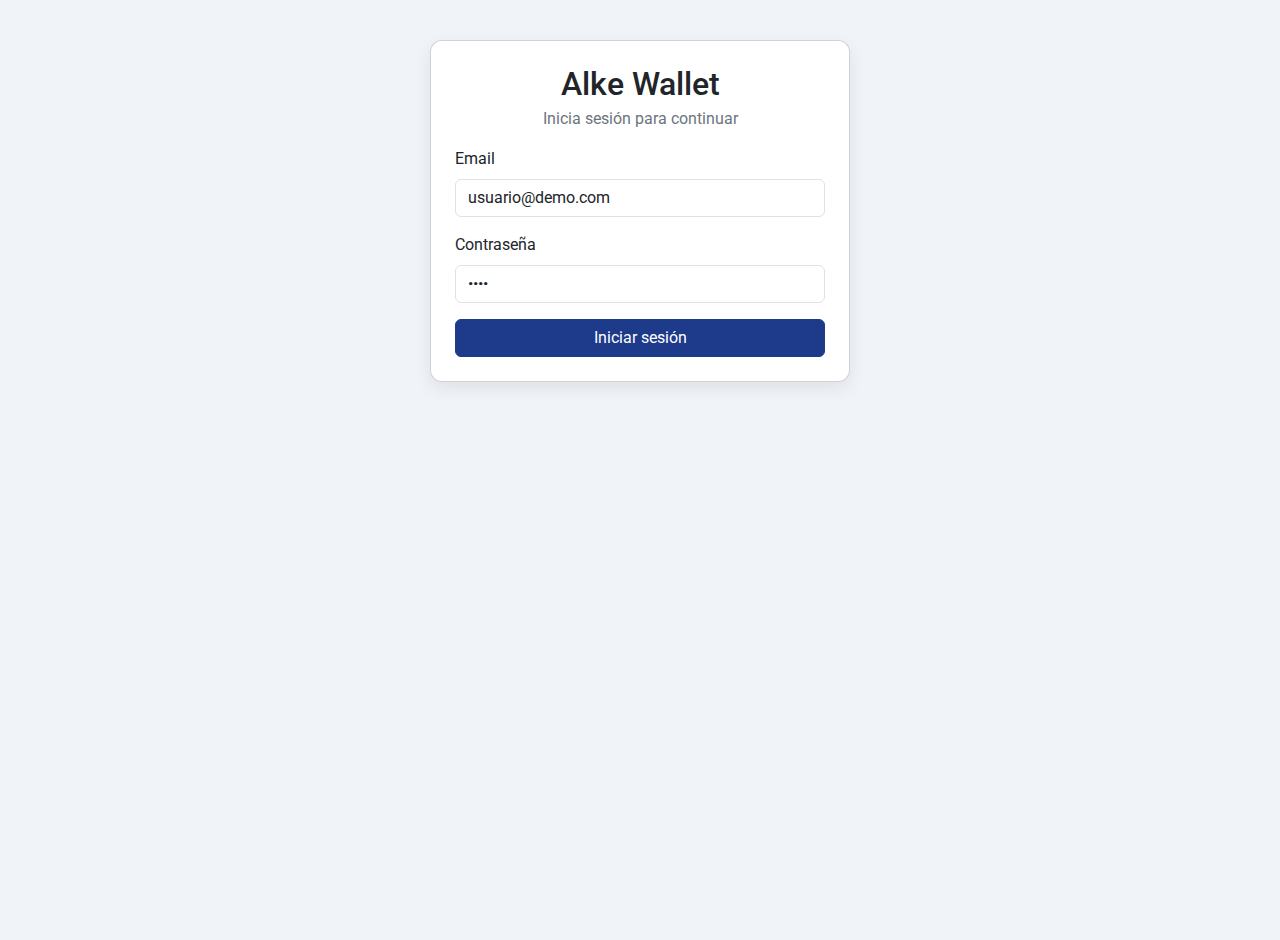
<file: index.html>
<!DOCTYPE html>
<html lang="es">
<head>
    <meta charset="UTF-8">
    <meta name="viewport" content="width=device-width, initial-scale=1.0">
    <title>Alke Wallet</title>
    <link rel="stylesheet" href="https://cdn.jsdelivr.net/npm/bootstrap@5.3.2/dist/css/bootstrap.min.css">
    <link rel="stylesheet" href="css/style.css">
    <link href="https://fonts.googleapis.com/css2?family=Roboto:wght@400;700&display=swap" rel="stylesheet">

</head>

<body>
    <script>
     window.location.href = "login.html";
    </script>
</body>

<script src="https://code.jquery.com/jquery-3.7.1.min.js"></script>
<script src="https://cdn.jsdelivr.net/npm/bootstrap@5.3.2/dist/js/bootstrap.bundle.min.js"></script>
<script src="js/app.js"></script>
</html>
</file>
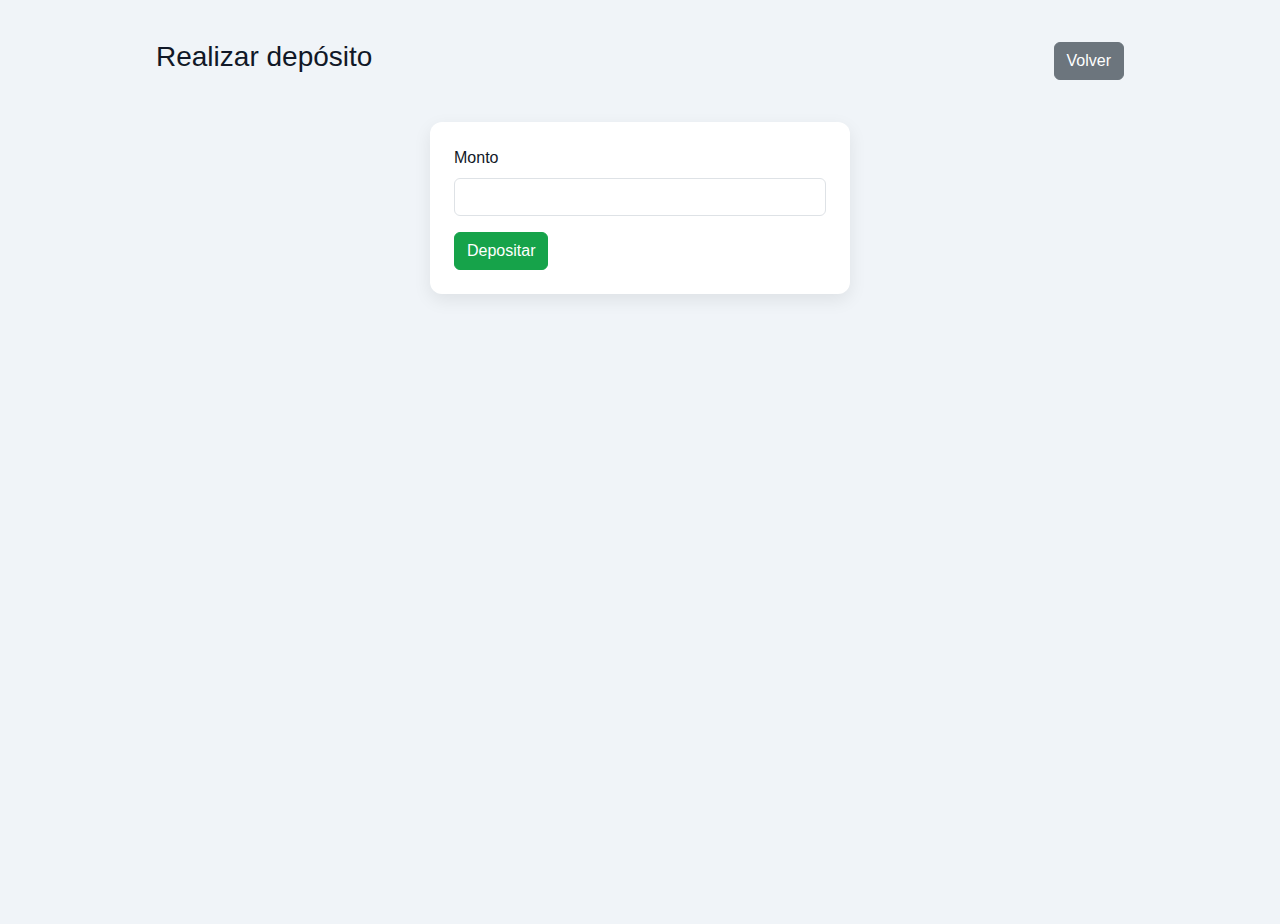
<file: deposit.html>
<!doctype html>
<html lang="es">
<head>
  <meta charset="utf-8">
  <meta name="viewport" content="width=device-width,initial-scale=1">
  <title>Alke Wallet — Depositar</title>
  <link href="https://cdn.jsdelivr.net/npm/bootstrap@5.3.2/dist/css/bootstrap.min.css" rel="stylesheet">
  <link rel="stylesheet" href="css/style.css">
  <link rel="stylesheet" href="https://cdn.jsdelivr.net/npm/bootstrap-icons@1.10.5/font/bootstrap-icons.css">

</head>
<body>
  <div class="container-main">
    <div class="header-row">
      <h3>Realizar depósito</h3>
      <div>
        <a href="menu.html" class="btn btn-secondary">Volver</a>
      </div>
    </div>

    <div class="form-card p-4">
      <form id="deposit-form">
        <div class="mb-3">
          <label class="form-label">Monto</label>
          <input id="montoDeposito" type="number" class="form-control" min="1" required>
        </div>
        <button class="btn btn-success" type="submit">Depositar</button>
      </form>
    </div>
  </div>

  <div id="popup" class="popup"></div>

  <script src="https://code.jquery.com/jquery-3.7.1.min.js"></script>
  <script src="https://cdn.jsdelivr.net/npm/bootstrap@5.3.2/dist/js/bootstrap.bundle.min.js"></script>
  <script src="js/app.js"></script>
</body>
</html>
</file>
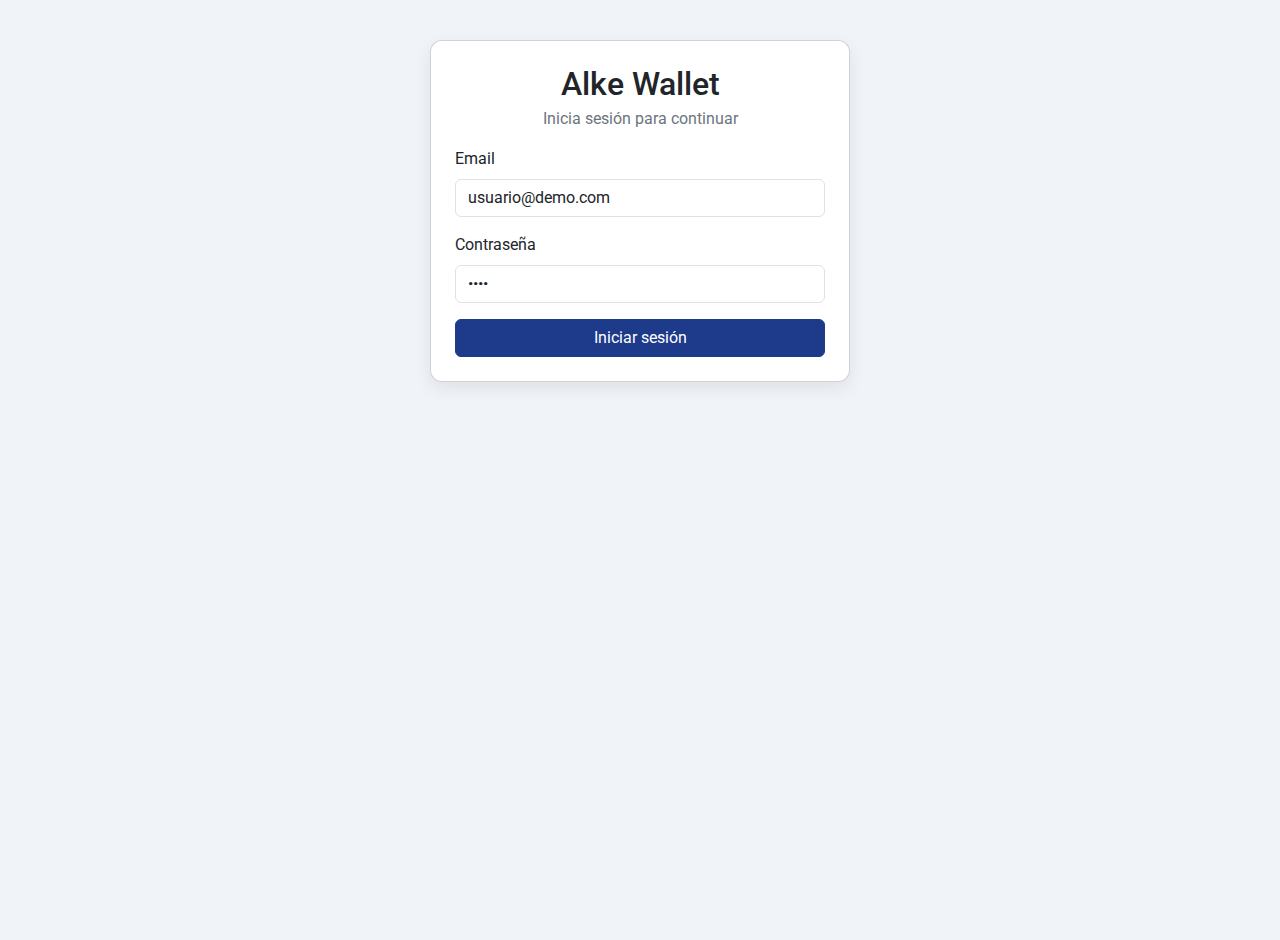
<file: login.html>
<!doctype html>
<html lang="es">
<head>
  <meta charset="utf-8">
  <meta name="viewport" content="width=device-width,initial-scale=1">
  <title>Alke Wallet — Login</title>
  <link href="https://cdn.jsdelivr.net/npm/bootstrap@5.3.2/dist/css/bootstrap.min.css" rel="stylesheet">
  <link rel="stylesheet" href="css/style.css">
  <link href="https://fonts.googleapis.com/css2?family=Roboto:wght@400;700&display=swap" rel="stylesheet">
  <link rel="stylesheet" href="https://cdn.jsdelivr.net/npm/bootstrap-icons@1.10.5/font/bootstrap-icons.css">

</head>
<body>
  <div class="login-container card p-4">
    <h2 class="text-center mb-1">Alke Wallet</h2>
    <p class="text-center text-secondary mb-3">Inicia sesión para continuar</p>
    <form id="login-form" autocomplete="off">
      <div class="mb-3">
        <label class="form-label">Email</label>
        <input id="email" type="email" class="form-control" required value="usuario@demo.com">
      </div>
      <div class="mb-3">
        <label class="form-label">Contraseña</label>
        <input id="password" type="password" class="form-control" required value="1234">
      </div>
      <button class="btn btn-primary w-100" type="submit">Iniciar sesión</button>
    </form>
  </div>

  <div id="popup" class="popup"></div>

  <script src="https://code.jquery.com/jquery-3.7.1.min.js"></script>
  <script src="https://cdn.jsdelivr.net/npm/bootstrap@5.3.2/dist/js/bootstrap.bundle.min.js"></script>
  <script src="js/app.js"></script>
</body>
</html>
</file>
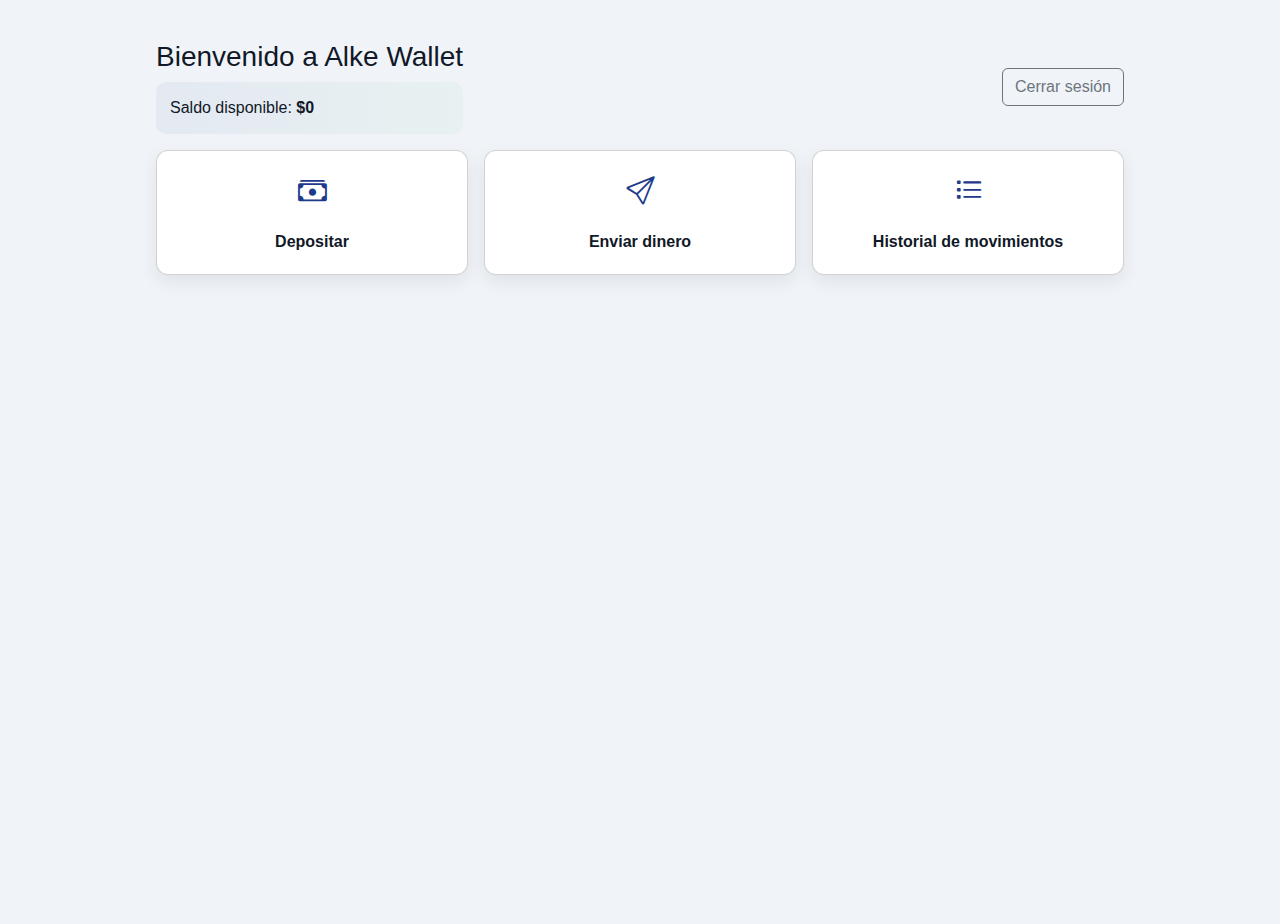
<file: menu.html>
<!doctype html>
<html lang="es">
<head>
  <meta charset="utf-8">
  <meta name="viewport" content="width=device-width,initial-scale=1">
  <title>Alke Wallet — Menú</title>
  <link href="https://cdn.jsdelivr.net/npm/bootstrap@5.3.2/dist/css/bootstrap.min.css" rel="stylesheet">
  <link rel="stylesheet" href="css/style.css">
  <link rel="stylesheet" href="https://cdn.jsdelivr.net/npm/bootstrap-icons@1.10.5/font/bootstrap-icons.css">

</head>
<body>
  <div class="container-main">
    <div class="header-row">
      <div>
        <h3>Bienvenido a Alke Wallet</h3>
        <div class="balance-box mt-2">
          Saldo disponible: <strong id="saldoActual">$0</strong>
        </div>
      </div>
      <div>
        <button id="btnLogout" class="btn btn-outline-secondary">Cerrar sesión</button>
      </div>
    </div>

    <div class="menu-grid">
      <div class="card menu-card" onclick="location.href='deposit.html'">
        <i class="bi bi-cash-stack"></i>
        <div class="menu-title">Depositar</div>
      </div>

      <div class="card menu-card" onclick="location.href='sendmoney.html'">
        <i class="bi bi-send"></i>
        <div class="menu-title">Enviar dinero</div>
      </div>

      <div class="card menu-card" onclick="location.href='transactions.html'">
        <i class="bi bi-list-task"></i>
        <div class="menu-title">Historial de movimientos</div>
      </div>
    </div>
  </div>

  <div id="popup" class="popup"></div>

  <script src="https://cdn.jsdelivr.net/npm/bootstrap-icons@1.10.5/font/bootstrap-icons.css"></script>
  <script src="https://code.jquery.com/jquery-3.7.1.min.js"></script>
  <script src="https://cdn.jsdelivr.net/npm/bootstrap@5.3.2/dist/js/bootstrap.bundle.min.js"></script>
  <script src="js/app.js"></script>
</body>
</html>
</file>
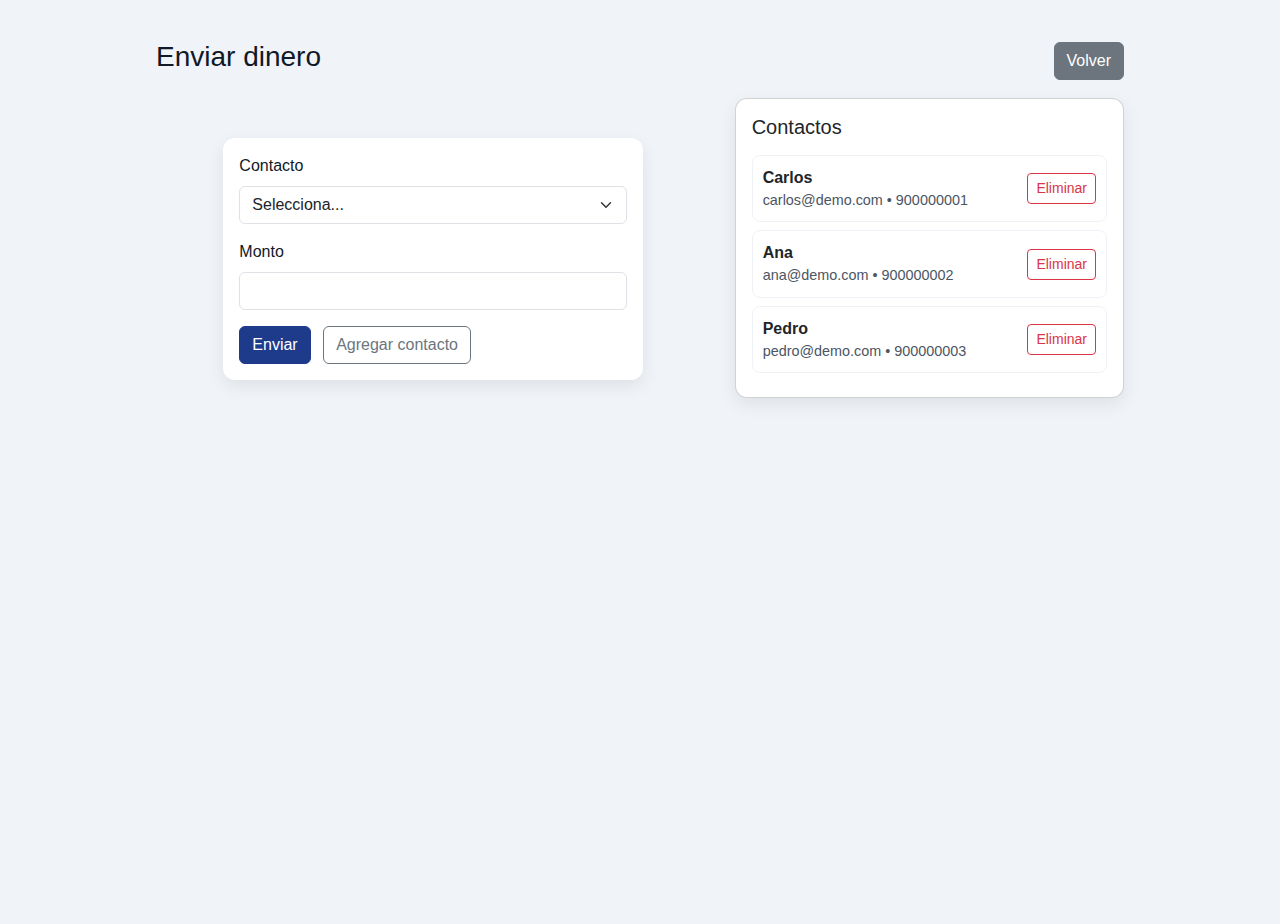
<file: sendmoney.html>
<!doctype html>
<html lang="es">
<head>
  <meta charset="utf-8">
  <meta name="viewport" content="width=device-width,initial-scale=1">
  <title>Alke Wallet — Enviar</title>
  <link href="https://cdn.jsdelivr.net/npm/bootstrap@5.3.2/dist/css/bootstrap.min.css" rel="stylesheet">
  <link rel="stylesheet" href="css/style.css">
  <link rel="stylesheet" href="https://cdn.jsdelivr.net/npm/bootstrap-icons@1.10.5/font/bootstrap-icons.css">

</head>
<body>
  <div class="container-main">
    <div class="header-row">
      <h3>Enviar dinero</h3>
      <div>
        <a href="menu.html" class="btn btn-secondary">Volver</a>
      </div>
    </div>

    <div class="row">
      <div class="col-md-7">
        <div class="form-card p-3">
          <form id="send-form">
            <div class="mb-3">
              <label class="form-label">Contacto</label>
              <select id="contacto" class="form-select" required></select>
            </div>
            <div class="mb-3">
              <label class="form-label">Monto</label>
              <input id="montoEnviar" type="number" class="form-control" min="1" required>
            </div>
            <button class="btn btn-primary" type="submit">Enviar</button>
            <button id="btnOpenAgregar" type="button" class="btn btn-outline-secondary ms-2">Agregar contacto</button>
          </form>
        </div>
      </div>

      <div class="col-md-5">
        <div class="card p-3">
          <h5>Contactos</h5>
          <ul id="listaContactos" class="contacts-list mt-2"></ul>
        </div>
      </div>
    </div>
  </div>

  <div id="popup" class="popup"></div>

  <div id="popupAgregar" class="popup-agregar" style="display:none;">
    <div style="display:flex;align-items:center;justify-content:space-between">
      <h5>Agregar contacto</h5>
      <button id="btnCerrarPopupAgregar" class="close-btn">✕</button>
    </div>
    <div id="paInner" style="margin-top:8px">
      <div class="mb-2">
        <label class="form-label">Nombre</label>
        <input id="nuevoNombre" class="form-control" />
      </div>
      <div class="mb-2">
        <label class="form-label">Email</label>
        <input id="nuevoEmail" class="form-control" />
      </div>
      <div class="mb-2">
        <label class="form-label">Teléfono</label>
        <input id="nuevoTelefono" class="form-control" />
      </div>
      <div style="text-align:right;margin-top:8px">
        <button id="btnGuardarContacto" class="btn btn-success">Guardar</button>
      </div>
    </div>
  </div>

  <script src="https://code.jquery.com/jquery-3.7.1.min.js"></script>
  <script src="https://cdn.jsdelivr.net/npm/bootstrap@5.3.2/dist/js/bootstrap.bundle.min.js"></script>
  <script src="js/app.js"></script>
</body>
</html>
</file>
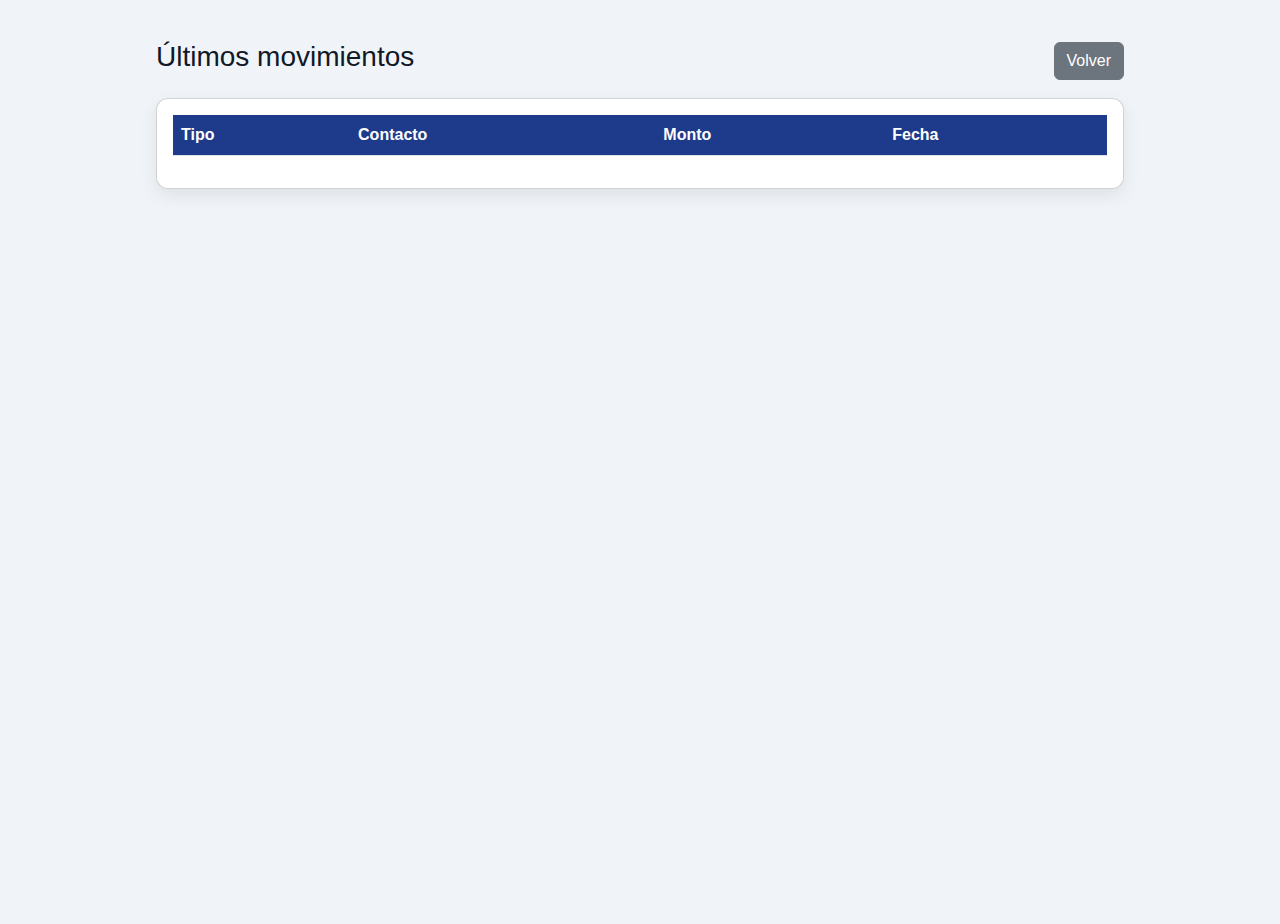
<file: transactions.html>
<!doctype html>
<html lang="es">
<head>
  <meta charset="utf-8">
  <meta name="viewport" content="width=device-width,initial-scale=1">
  <title>Alke Wallet — Movimientos</title>
  <link href="https://cdn.jsdelivr.net/npm/bootstrap@5.3.2/dist/css/bootstrap.min.css" rel="stylesheet">
  <link rel="stylesheet" href="css/style.css">
  <link rel="stylesheet" href="https://cdn.jsdelivr.net/npm/bootstrap-icons@1.10.5/font/bootstrap-icons.css">

</head>
<body>
  <div class="container-main">
    <div class="header-row">
      <h3>Últimos movimientos</h3>
      <div><a href="menu.html" class="btn btn-secondary">Volver</a></div>
    </div>

    <div class="card p-3">
      <table class="table">
        <thead>
          <tr><th>Tipo</th><th>Contacto</th><th>Monto</th><th>Fecha</th></tr>
        </thead>
        <tbody id="tablaTransacciones"></tbody>
      </table>
    </div>
  </div>

  <div id="popup" class="popup"></div>

  <script src="https://code.jquery.com/jquery-3.7.1.min.js"></script>
  <script src="https://cdn.jsdelivr.net/npm/bootstrap@5.3.2/dist/js/bootstrap.bundle.min.js"></script>
  <script src="js/app.js"></script>
</body>
</html>
</file>
<file: css/style.css>
:root{
  --primary-color:#1e3a8a;
  --secondary-color:#16a34a;
  --background-color:#f0f4f8;
  --card-background:#ffffff;
  --text-color:#111827;
  --text-secondary:#4b5563;
  --radius:12px;
  --shadow:0 6px 18px rgba(0,0,0,0.08);
}

*{box-sizing:border-box}
body{
  background:var(--background-color);
  color:var(--text-color);
  font-family: 'Roboto', sans-serif;
  margin:0;
  padding:0;
  min-height:100vh;
}

.container-main{
  max-width:1000px;
  margin:24px auto;
  padding:16px;
}

/* cards & forms */
.card, .form-card, .login-container{
  background:var(--card-background);
  border-radius:var(--radius);
  box-shadow:var(--shadow);
}

.login-container, .form-card{
  padding:28px;
  max-width:420px;
  margin:40px auto;
}

/* buttons */
.btn-primary{
  background:var(--primary-color);
  border-color:var(--primary-color);
}
.btn-primary:hover{background:#172b5f}
.btn-success{background:var(--secondary-color);border-color:var(--secondary-color)}
.btn-success:hover{background:#128738}

/* menu cards */
.menu-grid{display:flex;gap:16px;flex-wrap:wrap}
.menu-card{
  flex:1 1 30%;
  min-width:180px;
  padding:20px;
  text-align:center;
  cursor:pointer;
  transition:transform .18s ease,box-shadow .18s ease;
}
.menu-card:hover{transform:translateY(-6px);box-shadow:0 12px 30px rgba(0,0,0,0.08)}
.menu-card i{font-size:1.8rem;margin-bottom:8px;color:var(--primary-color)}
.menu-title{margin-top:8px;font-weight:600;color:var(--text-color)}

/* popup */
.popup, .popup-agregar{
  display:none;
  position:fixed;
  left:50%;
  top:20%;
  transform:translateX(-50%);
  min-width:260px;
  max-width:90%;
  padding:14px 18px;
  border-radius:10px;
  color:#fff;
  z-index:9999;
  box-shadow:0 10px 30px rgba(0,0,0,0.15);
}
.popup.success{background:var(--secondary-color)}
.popup.error{background:#dc2626}
.popup.info{background:#0ea5e9}

/* popup agregar (form) */
.popup-agregar{
  top:10%;
  transform:translateX(-50%);
  background:var(--card-background);
  color:var(--text-color);
  padding:20px;
  border-radius:12px;
  box-shadow:0 12px 30px rgba(0,0,0,0.12);
}
.popup-agregar .close-btn{
  float:right;
  background:transparent;
  border:0;
  font-size:1.2rem;
}

/* etc */
.header-row{display:flex;justify-content:space-between;align-items:center;gap:8px;margin-bottom:16px}
.balance-box{background:linear-gradient(90deg, rgba(30,58,138,0.06), rgba(22,163,74,0.04));padding:14px;border-radius:10px}
.table thead th{background:var(--primary-color);color:#fff}
.text-success{color:var(--secondary-color) !important}
.text-danger{color:#dc2626 !important}

/* lista contactos */
.contacts-list{list-style:none;padding:0;margin:0}
.contacts-list li{padding:10px;border-radius:8px;border:1px solid #eef2f7;margin-bottom:8px;display:flex;justify-content:space-between;align-items:center}
.contacts-meta{font-size:0.9rem;color:var(--text-secondary)}

/* responsive */
@media (max-width:760px){
  .menu-card{flex:1 1 100%}
  .header-row{flex-direction:column;align-items:flex-start;gap:12px}
  .popup{top:15%}
}
</file>
